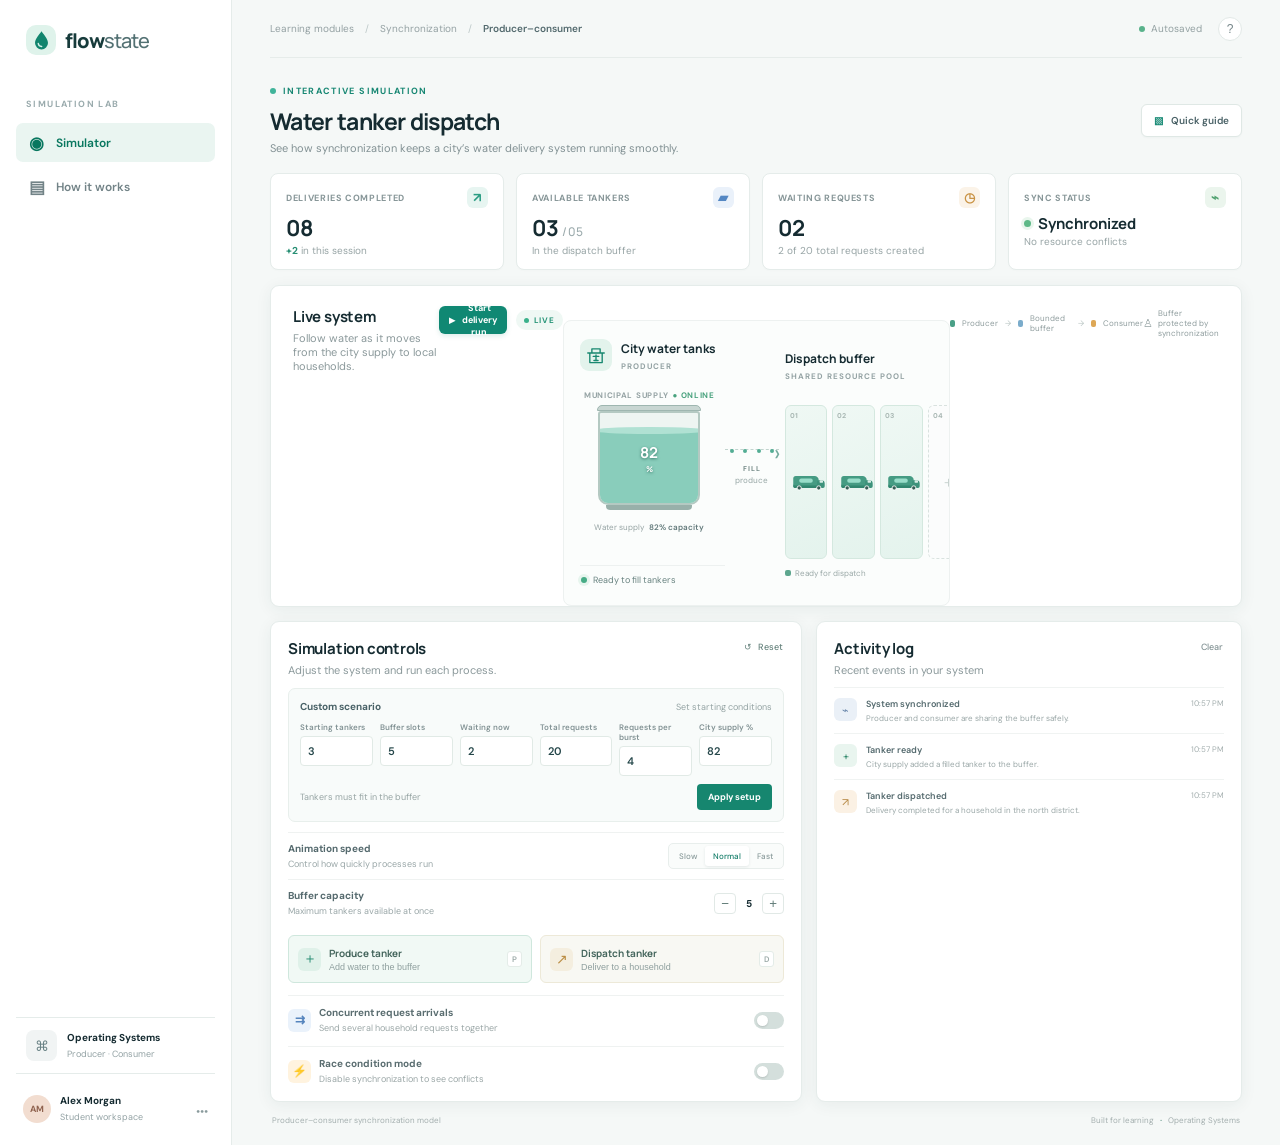
<file: index.html>
<!doctype html>
<html lang="en">
<head>
  <meta charset="UTF-8" />
  <meta name="viewport" content="width=device-width, initial-scale=1.0" />
  <meta name="theme-color" content="#f4f8f7" />
  <title>FlowState — Water Distribution Simulator</title>
  <link rel="preconnect" href="https://fonts.googleapis.com">
  <link rel="preconnect" href="https://fonts.gstatic.com" crossorigin>
  <link href="https://fonts.googleapis.com/css2?family=DM+Sans:wght@400;500;600;700&family=Manrope:wght@400;500;600;700;800&display=swap" rel="stylesheet">
  <link rel="stylesheet" href="styles.css" />
</head>
<body>
  <div class="app-shell">
    <aside class="sidebar">
      <a class="brand" href="#" aria-label="FlowState home"><span class="brand-mark"><svg viewBox="0 0 32 32" aria-hidden="true"><path d="M16 3C12.5 8.1 7 14.1 7 19.4A9 9 0 0 0 25 19.4C25 14.1 19.5 8.1 16 3Z" fill="currentColor"/><path d="M11.5 20.2a4.7 4.7 0 0 0 4.7 4.1" fill="none" stroke="#d7f3eb" stroke-linecap="round" stroke-width="2"/></svg></span><span>flow<span class="brand-light">state</span></span></a>
      <div class="workspace-label">SIMULATION LAB</div>
      <nav class="nav-list" aria-label="Main navigation">
        <a class="nav-item active" href="#simulator"><span class="nav-icon">◉</span> Simulator</a>
        <a class="nav-item" href="#how-it-works"><span class="nav-icon">▤</span> How it works</a>
      </nav>
      <div class="sidebar-bottom">
        <div class="course-card"><div class="course-icon">⌘</div><div><strong>Operating Systems</strong><span>Producer · Consumer</span></div></div>
        <div class="user-card"><div class="avatar">AM</div><div><strong>Alex Morgan</strong><span>Student workspace</span></div><span class="more">···</span></div>
      </div>
    </aside>

    <main class="main-content" id="simulator">
      <header class="topbar"><div class="breadcrumb">Learning modules <span>/</span> Synchronization <span>/</span> <b>Producer–consumer</b></div><div class="top-actions"><span class="saved"><i></i> Autosaved</span><button class="icon-button" aria-label="Help">?</button></div></header>
      <section class="page-heading"><div><div class="eyebrow"><span class="eyebrow-dot"></span> INTERACTIVE SIMULATION</div><h1>Water tanker dispatch</h1><p>See how synchronization keeps a city’s water delivery system running smoothly.</p></div><button class="guide-button" id="guideBtn"><span>▧</span> Quick guide</button></section>
      <section class="metrics" aria-label="Simulation metrics">
        <article class="metric-card"><div class="metric-top"><span>DELIVERIES COMPLETED</span><span class="metric-symbol aqua">↗</span></div><strong id="deliveriesMetric">08</strong><div class="metric-foot"><span class="positive">+2</span> in this session</div></article>
        <article class="metric-card"><div class="metric-top"><span>AVAILABLE TANKERS</span><span class="metric-symbol blue">▰</span></div><strong id="availableMetric">03 <small>/ 05</small></strong><div class="metric-foot">In the dispatch buffer</div></article>
        <article class="metric-card"><div class="metric-top"><span>WAITING REQUESTS</span><span class="metric-symbol amber">◷</span></div><strong id="waitingMetric">02</strong><div class="metric-foot" id="requestsFoot">2 of 20 total requests created</div></article>
        <article class="metric-card"><div class="metric-top"><span>SYNC STATUS</span><span class="metric-symbol green">⌁</span></div><strong class="status-value"><i class="status-dot" id="syncDot"></i><span id="syncMetric">Synchronized</span></strong><div class="metric-foot" id="syncFoot">No resource conflicts</div></article>
      </section>
      <section class="simulation-card">
        <div class="card-heading"><div><h2>Live system</h2><p>Follow water as it moves from the city supply to local households.</p></div><div class="live-controls"><button id="autoRunBtn" class="auto-run"><span class="play-symbol">▶</span><span id="autoRunLabel">Start delivery run</span></button><div class="live-pill"><span></span> LIVE</div></div>
        <div class="system-map" id="systemMap">
          <div class="endpoint producer"><div class="endpoint-head"><div class="endpoint-icon source-icon"><svg viewBox="0 0 32 32"><path d="M4 13h24M7 13v14h18V13M10 13V7h12v6M12 18h8M16 16v8" fill="none" stroke="currentColor" stroke-width="2" stroke-linecap="round" stroke-linejoin="round"/><path d="M13 24h6" stroke="currentColor" stroke-width="2" stroke-linecap="round"/></svg></div><div><h3>City water tanks</h3><span>PRODUCER</span></div></div><div class="tank-visual"><div class="tank-label">MUNICIPAL SUPPLY <span id="citySupplyStatus">● ONLINE</span></div><div class="water-tank"><div class="tank-cap"></div><div class="tank-body"><div class="water-level" id="waterLevel"><div class="wave"></div></div><div class="tank-volume" id="tankVolume">82<span>%</span></div></div><div class="tank-base"></div></div><div class="tank-caption">Water supply <strong id="tankCaption">82% capacity</strong></div></div><div class="endpoint-action"><span class="pulse-dot"></span><span id="producerStatus">Ready to fill tankers</span></div></div>
          <div class="flow-lane"><div class="flow-line"><div class="flow-dash"></div><div class="flow-dash"></div><div class="flow-dash"></div><div class="flow-dash"></div><span class="flow-arrow">›</span></div><div class="lane-label">FILL <span>produce</span></div><div class="moving-drop" id="movingDrop"><span class="moving-tank">▰</span></div></div>
          <div class="buffer-column"><div class="buffer-title"><div><h3>Dispatch buffer</h3><span>SHARED RESOURCE POOL</span></div><div class="buffer-capacity"><span id="bufferCount">3</span> / <span id="capacityLabel">5</span></div></div><div class="buffer-track"><div class="buffer-slot filled"><div class="mini-truck"><span class="truck-water"></span><span class="wheel left"></span><span class="wheel right"></span></div><span class="slot-number">01</span></div><div class="buffer-slot filled"><div class="mini-truck"><span class="truck-water"></span><span class="wheel left"></span><span class="wheel right"></span></div><span class="slot-number">02</span></div><div class="buffer-slot filled"><div class="mini-truck"><span class="truck-water"></span><span class="wheel left"></span><span class="wheel right"></span></div><span class="slot-number">03</span></div><div class="buffer-slot empty"><span class="slot-number">04</span><span class="empty-plus">＋</span></div><div class="buffer-slot empty"><span class="slot-number">05</span><span class="empty-plus">＋</span></div></div><div class="buffer-caption"><span><i class="legend-filled"></i> Ready for dispatch</span><span><i class="legend-empty"></i> Empty slot</span></div></div>
          <div class="flow-lane reverse"><div class="flow-line"><div class="flow-dash"></div><div class="flow-dash"></div><div class="flow-dash"></div><div class="flow-dash"></div><span class="flow-arrow">›</span></div><div class="lane-label">DISPATCH <span>consume</span></div><div class="moving-drop" id="movingDrop2"><span class="moving-tank">▰</span></div></div>
          <div class="endpoint consumer"><div class="endpoint-head"><div class="endpoint-icon people-icon"><svg viewBox="0 0 32 32"><circle cx="12" cy="10" r="4" fill="none" stroke="currentColor" stroke-width="2"/><circle cx="22" cy="12" r="3" fill="none" stroke="currentColor" stroke-width="2"/><path d="M4 26c.4-5 3.2-8 8-8s7.5 3 8 8M19 19c4.9-.7 7.9 1.7 9 5" fill="none" stroke="currentColor" stroke-width="2" stroke-linecap="round"/></svg></div><div><h3>Households</h3><span>CONSUMER</span></div></div><div class="households-visual"><div class="house-row"><div class="house"><span class="roof"></span><span class="house-body"><i></i><b></b></span></div><div class="house"><span class="roof"></span><span class="house-body"><i></i><b></b></span></div><div class="house"><span class="roof"></span><span class="house-body"><i></i><b></b></span></div></div><div class="request-count"><div class="avatars"><i>JD</i><i>SK</i><i>+</i></div><div class="request-stream" id="requestStream" aria-label="Waiting household requests"></div><strong id="requestLabel">2 requests</strong><span>awaiting delivery</span></div><div class="consumer-note"><span class="drop-small">●</span> Every delivery fills a household’s tank <button class="request-add" id="requestAdd">+ request</button></div></div><div class="endpoint-action consumer-action"><span class="pulse-dot amber-dot"></span><span id="consumerStatus">2 households in queue</span></div></div>
        </div>
        <div class="system-footer"><div class="legend-note"><span class="legend-producer"></span> Producer <span class="legend-connector">→</span><span class="legend-buffer"></span> Bounded buffer <span class="legend-connector">→</span><span class="legend-consumer"></span> Consumer</div><div class="lock-note"><span>♙</span> <span id="lockStatus">Buffer protected by synchronization</span></div></div>
      </section>
      <div class="lower-grid">
        <section class="control-card"><div class="section-title"><div><h2>Simulation controls</h2><p>Adjust the system and run each process.</p></div><button class="reset-button" id="resetBtn">↺ <span>Reset</span></button></div><div class="control-body"><div class="setup-panel"><div class="setup-heading"><strong>Custom scenario</strong><span>Set starting conditions</span></div><div class="setup-fields"><label>Starting tankers<input id="setupCount" type="number" min="0" max="8" value="3"></label><label>Buffer slots<input id="setupCapacity" type="number" min="1" max="8" value="5"></label><label>Waiting now<input id="setupRequests" type="number" min="0" max="99" value="2"></label><label>Total requests<input id="setupTotalRequests" type="number" min="0" max="99" value="20"></label><label>Requests per burst<input id="setupBurstSize" type="number" min="1" max="20" value="4"></label><label>City supply %<input id="setupSupply" type="number" min="0" max="100" value="82"></label></div><div class="setup-footer"><span>Tankers must fit in the buffer</span><button id="applySetup" class="apply-setup">Apply setup</button></div></div><div class="speed-row"><div><strong>Animation speed</strong><span>Control how quickly processes run</span></div><div class="speed-select"><button class="speed-option" data-speed="slow">Slow</button><button class="speed-option selected" data-speed="normal">Normal</button><button class="speed-option" data-speed="fast">Fast</button></div></div><div class="capacity-row"><div><strong>Buffer capacity</strong><span>Maximum tankers available at once</span></div><div class="capacity-control"><button id="capacityDown" aria-label="Decrease buffer capacity">−</button><span id="capacityValue">5</span><button id="capacityUp" aria-label="Increase buffer capacity">+</button></div></div><div class="control-buttons"><button class="run-button produce-button" id="produceBtn"><span class="button-icon">＋</span><span><strong>Produce tanker</strong><small>Add water to the buffer</small></span><kbd>P</kbd></button><button class="run-button consume-button" id="consumeBtn"><span class="button-icon">↗</span><span><strong>Dispatch tanker</strong><small>Deliver to a household</small></span><kbd>D</kbd></button></div><div class="race-toggle-row request-mode-row"><div class="race-copy"><span class="race-icon request-mode-icon">⇉</span><div><strong>Concurrent request arrivals</strong><span>Send several household requests together</span></div></div><label class="switch"><input type="checkbox" id="requestBurstToggle"><span class="slider"></span></label></div><div class="race-toggle-row"><div class="race-copy"><span class="race-icon">⚡</span><div><strong>Race condition mode</strong><span>Disable synchronization to see conflicts</span></div></div><label class="switch"><input type="checkbox" id="raceToggle"><span class="slider"></span></label></div></div></section>
        <section class="activity-card"><div class="section-title"><div><h2>Activity log</h2><p>Recent events in your system</p></div><button class="clear-button" id="clearLog">Clear</button></div><div class="activity-list" id="activityList"></div></section>
      </div>
      <footer class="page-footer"><span>Producer–consumer synchronization model</span><span>Built for learning <b>·</b> Operating Systems</span></footer>
    </main>
  </div>
  <div class="toast-region" id="toastRegion" aria-live="polite"></div>
  <dialog id="guideDialog"><div class="dialog-content"><button class="dialog-close" id="closeGuide" aria-label="Close">×</button><div class="eyebrow"><span class="eyebrow-dot"></span> QUICK GUIDE</div><h2>How the system works</h2><p class="dialog-intro">A city’s water supply produces filled tankers. Households consume them through delivery requests.</p><div class="guide-steps"><div><span>01</span><p><b>Producer</b><br>City water tanks fill delivery tankers and place them in the shared buffer.</p></div><div><span>02</span><p><b>Bounded buffer</b><br>The dispatch pool has limited capacity. It can become full or run empty.</p></div><div><span>03</span><p><b>Consumer</b><br>Household requests take a tanker from the buffer for delivery.</p></div><div><span>⇉</span><p><b>Concurrent requests</b><br>Enable request arrivals to send several household requests into the queue together.</p></div><div><span>⚡</span><p><b>Race condition</b><br>Turn off synchronization and run both processes to see how concurrent access can cause conflicts.</p></div></div><button class="primary-dialog-button" id="gotIt">Got it</button></div></dialog>
  <script src="app.js"></script>
</body>
</html>
</file>
<file: styles.css>
:root{--ink:#152b31;--muted:#75868a;--line:#e5ecea;--paper:#f5f8f7;--white:#fff;--teal:#0e8f79;--teal-dark:#08745f;--mint:#e7f5f1;--blue:#4d83c4;--amber:#c98732;--shadow:0 3px 16px #183c3910}*{box-sizing:border-box}body{margin:0;background:var(--paper);color:var(--ink);font-family:'DM Sans',sans-serif;font-size:13px}.app-shell{min-height:100vh;display:flex}.sidebar{width:232px;background:#fff;border-right:1px solid var(--line);padding:25px 16px 16px;display:flex;flex-direction:column;flex-shrink:0}.brand{display:flex;align-items:center;gap:9px;text-decoration:none;color:#173b3b;font:800 20px Manrope,sans-serif;letter-spacing:-1px;padding:0 10px}.brand-mark{width:30px;height:30px;background:#dff3eb;color:#12856e;border-radius:10px;display:grid;place-items:center}.brand-mark svg{width:23px}.brand-light{font-weight:500;color:#537173}.workspace-label{margin:43px 10px 13px;font-size:9px;letter-spacing:1.4px;font-weight:700;color:#9aabad}.nav-list{display:grid;gap:5px}.nav-item{height:39px;padding:0 12px;display:flex;align-items:center;gap:11px;text-decoration:none;border-radius:7px;color:#728387;font-size:12px;font-weight:600}.nav-item.active{background:#eaf5f1;color:#08775f}.nav-icon{font-size:17px;width:17px;text-align:center}.sidebar-bottom{margin-top:auto}.course-card{display:flex;align-items:center;gap:10px;padding:12px 10px;border-top:1px solid var(--line);border-bottom:1px solid var(--line);margin-bottom:14px}.course-icon{width:31px;height:31px;border-radius:8px;background:#f1f4f4;color:#688184;display:grid;place-items:center}.course-card strong,.user-card strong{display:block;font-size:10px}.course-card span,.user-card span{display:block;color:#93a2a4;font-size:9px;margin-top:4px}.user-card{display:flex;align-items:center;gap:9px;padding:6px 7px}.avatar{height:28px;width:28px;border-radius:50%;background:#f2ddd0;color:#90634f;display:grid;place-items:center;font-weight:700;font-size:9px}.user-card .more{margin-left:auto;font-weight:700;font-size:17px;color:#899a9c}.main-content{max-width:1500px;width:calc(100% - 232px);margin:0 auto;padding:0 38px 20px}.topbar{height:58px;border-bottom:1px solid #e6ecea;display:flex;align-items:center;justify-content:space-between}.breadcrumb{color:#94a1a3;font-size:10px}.breadcrumb span{margin:0 8px;color:#bdc8c8}.breadcrumb b{font-weight:600;color:#52696d}.top-actions{display:flex;align-items:center;gap:16px}.saved{color:#93a1a2;font-size:10px;display:flex;align-items:center;gap:6px}.saved i{width:6px;height:6px;border-radius:100%;background:#59b28b}.icon-button{height:24px;width:24px;border:1px solid #e2e9e7;border-radius:50%;background:#fff;color:#758689;font-size:12px}.page-heading{padding:27px 0 18px;display:flex;justify-content:space-between;align-items:center}.eyebrow{color:#178773;font-size:9px;font-weight:700;letter-spacing:1.35px;display:flex;align-items:center;gap:7px}.eyebrow-dot{height:6px;width:6px;border-radius:50%;background:#40b49a}.page-heading h1{font:700 23px Manrope,sans-serif;letter-spacing:-.65px;margin:8px 0 4px}.page-heading p{margin:0;color:#829194;font-size:11px}.guide-button{border:1px solid #dfe8e5;background:#fff;border-radius:6px;padding:9px 12px;color:#496166;font:600 10px 'DM Sans';box-shadow:0 1px 2px #133a3808}.guide-button span{margin-right:6px;color:#188a75}.metrics{display:grid;grid-template-columns:repeat(4,1fr);gap:12px;margin-bottom:15px}.metric-card{height:97px;background:#fff;border:1px solid var(--line);border-radius:8px;padding:13px 15px;box-shadow:0 1px 2px #15393504}.metric-top{display:flex;justify-content:space-between;align-items:center;color:#879698;font-size:8px;font-weight:700;letter-spacing:.65px}.metric-symbol{width:21px;height:21px;border-radius:6px;display:grid;place-items:center;font-size:13px}.aqua{background:#e7f5f1;color:#2b9d83}.blue{background:#eaf1fa;color:#5487c3}.amber{background:#fbf3e8;color:#c99243}.green{background:#ebf5ed;color:#52a271}.metric-card>strong{display:block;font:700 20px Manrope,sans-serif;letter-spacing:-.4px;margin:5px 0 1px}.metric-card>strong small{font-size:12px;color:#9cabad;font-weight:500}.metric-foot{font-size:9px;color:#97a4a5}.positive{color:#268e73;font-weight:700}.status-value{display:flex!important;align-items:center;gap:7px;font-size:14px!important;letter-spacing:0!important}.status-dot{width:7px;height:7px;background:#5db987;border-radius:50%;box-shadow:0 0 0 3px #e9f6ed}.simulation-card,.control-card,.activity-card{background:#fff;border:1px solid var(--line);border-radius:9px;box-shadow:var(--shadow)}.simulation-card{padding:17px 18px 0}.card-heading{display:flex;align-items:flex-start;justify-content:space-between}.card-heading h2,.section-title h2{font:700 14px Manrope,sans-serif;margin:0;letter-spacing:-.2px}.card-heading p,.section-title p{color:#8b999b;font-size:10px;margin:4px 0 0}.live-pill{font-size:8px;letter-spacing:.8px;font-weight:700;color:#269477;background:#eff8f4;border-radius:15px;padding:5px 8px;display:flex;align-items:center;gap:5px}.live-pill span{width:5px;height:5px;background:#3ab18b;border-radius:50%}.system-map{height:222px;margin:14px 0 0;background:#fbfdfc;border:1px solid #edf1f0;border-radius:8px;display:grid;grid-template-columns:minmax(145px,1.03fr) minmax(54px,.45fr) minmax(245px,1.55fr) minmax(54px,.45fr) minmax(150px,1.03fr);align-items:stretch;padding:14px 12px;position:relative;overflow:hidden}.endpoint{min-width:0;display:flex;flex-direction:column;position:relative;z-index:1}.endpoint-head{display:flex;align-items:center;gap:9px}.endpoint-icon{width:32px;height:32px;border-radius:9px;display:grid;place-items:center}.endpoint-icon svg{height:22px;width:22px}.source-icon{background:#e3f3ec;color:#198870}.people-icon{background:#faf0e3;color:#c18b3f}.endpoint-head h3,.buffer-title h3{margin:0;font:700 11px Manrope,sans-serif;white-space:nowrap}.endpoint-head div:nth-child(2)>span,.buffer-title div>span{display:block;font-size:7px;letter-spacing:1px;font-weight:700;color:#94a3a4;margin-top:4px}.tank-visual{padding:13px 10px 0 4px}.tank-label{display:flex;justify-content:space-between;font-size:6px;letter-spacing:.7px;color:#95a3a4;font-weight:700}.tank-label span{color:#49a27e}.water-tank{height:91px;width:91px;position:relative;margin:5px auto 0}.tank-cap{height:6px;background:#c8d6d2;border:1px solid #9eb6b0;border-radius:5px 5px 0 0;width:88px;margin:auto}.tank-body{height:76px;width:86px;background:#eef5f2;border:2px solid #b4c9c2;border-radius:3px 3px 10px 10px;overflow:hidden;position:relative;margin:auto}.water-level{position:absolute;bottom:0;left:0;right:0;height:72%;background:#70c4ad;opacity:.8}.wave{height:7px;position:absolute;top:-2px;left:-10%;width:120%;border-radius:50%;background:#a0ddcb;animation:wave 2.8s ease-in-out infinite alternate}.tank-volume{position:absolute;z-index:1;inset:0;display:grid;place-content:center;text-align:center;font:700 15px Manrope;color:#fff;text-shadow:0 1px 3px #397a6a}.tank-volume span{font-size:8px}.tank-base{height:5px;width:72px;background:#98b0aa;border-radius:0 0 4px 4px;margin:0 auto}.tank-caption{text-align:center;font-size:8px;color:#95a3a3;margin-top:5px}.tank-caption strong{color:#62797a;font-weight:600;margin-left:3px}.endpoint-action{margin-top:auto;border-top:1px solid #edf1f0;padding:8px 1px 1px;display:flex;align-items:center;gap:6px;font-size:8px;color:#698380}.pulse-dot{height:6px;width:6px;border-radius:50%;background:#47ac86;box-shadow:0 0 0 3px #e7f5ee;flex-shrink:0}.flow-lane{display:flex;flex-direction:column;justify-content:center;align-items:center;position:relative;padding-top:8px}.flow-line{height:2px;width:calc(100% - 2px);border-top:1px dashed #c1d4ce;position:relative;display:flex;justify-content:space-around;align-items:center}.flow-dash{height:4px;width:4px;border-radius:50%;background:#53ad94}.flow-arrow{position:absolute;right:-1px;top:-12px;color:#72aa9c;font-size:23px}.lane-label{margin-top:13px;text-align:center;font-size:6px;letter-spacing:.7px;font-weight:700;color:#738987}.lane-label span{display:block;color:#a2b0af;font-size:7px;font-weight:500;letter-spacing:0;margin-top:2px}.moving-drop{display:none;position:absolute;z-index:4;top:calc(50% - 17px);height:12px;width:12px;background:#27a586;border-radius:50% 50% 50% 2px;transform:rotate(-45deg);box-shadow:0 1px 5px #18856a55}.flow-lane.animating .moving-drop{display:block;animation:travel 1s ease-in-out both}.flow-lane.reverse.animating .moving-drop{animation:travelBack 1s ease-in-out both}.buffer-column{padding:0 6px;display:flex;flex-direction:column;min-width:0}.buffer-title{display:flex;align-items:center;justify-content:space-between}.buffer-capacity{padding:4px 7px;background:#eff5f3;color:#708684;border-radius:5px;font:700 10px Manrope}.buffer-capacity span:first-child{color:#14856f}.buffer-track{height:117px;display:grid;grid-template-columns:repeat(var(--slot-count,5),minmax(0,1fr));gap:5px;margin:11px 0 7px;align-items:stretch}.buffer-slot{position:relative;border-radius:6px;background:#eef7f3;border:1px solid #d4e8df;display:grid;place-items:center;transition:transform .2s,background .2s}.buffer-slot.filled{background:linear-gradient(155deg,#eff8f4,#e4f3ed)}.buffer-slot.empty{border-style:dashed;border-color:#d9e2df;background:#fbfcfc}.buffer-slot .slot-number{position:absolute;top:5px;left:6px;font-size:7px;color:#a6b5b1;font-weight:700}.empty-plus{color:#c7d2cf;font-size:15px;font-weight:300}.mini-truck{position:relative;width:30px;height:14px;background:#459b83;border-radius:3px 5px 2px 2px;box-shadow:inset 0 -3px 0 #31866f}.mini-truck:before{content:'';position:absolute;right:-7px;bottom:0;width:9px;height:9px;background:#3d927b;border-radius:2px 4px 2px 1px}.mini-truck:after{content:'';position:absolute;right:-5px;bottom:6px;width:4px;height:3px;background:#d9eee7;border-radius:1px}.truck-water{position:absolute;top:3px;left:7px;width:16px;height:5px;background:#98ddc9;border-radius:4px}.wheel{position:absolute;z-index:1;bottom:-3px;width:6px;height:6px;border-radius:50%;background:#375e56;border:1px solid #fff}.wheel.left{left:4px}.wheel.right{right:-3px}.buffer-slot.pop{animation:pop .38s ease}.buffer-caption{display:flex;justify-content:space-between;color:#9aa8a7;font-size:7px}.buffer-caption span{display:flex;align-items:center;gap:4px}.legend-filled,.legend-empty{height:6px;width:6px;border-radius:2px;display:inline-block;background:#5da68e}.legend-empty{background:#fff;border:1px solid #cbd7d3}.households-visual{padding:19px 2px 0}.house-row{height:57px;display:flex;justify-content:center;align-items:flex-end;gap:9px;border-bottom:1px solid #e9efec}.house{position:relative;width:31px;height:28px}.roof{position:absolute;left:1px;top:0;border-left:15px solid transparent;border-right:15px solid transparent;border-bottom:13px solid #d69b64}.house-body{position:absolute;top:12px;left:4px;width:23px;height:16px;background:#f1e2ce;border:1px solid #ddc9ac}.house-body i,.house-body b{position:absolute;bottom:0;left:4px;width:5px;height:8px;background:#a7c5b9}.house-body b{left:13px;height:6px;background:#d4ac79}.request-count{display:flex;align-items:center;gap:5px;margin-top:9px;font-size:8px}.request-count strong{color:#607579;font-size:8px;white-space:nowrap}.request-count>span{color:#a0acab;font-size:7px;white-space:nowrap}.avatars{display:flex;padding-left:1px}.avatars i{font-style:normal;height:17px;width:17px;border:1px solid white;border-radius:50%;background:#e5c8b6;color:#836251;font-size:5px;display:grid;place-items:center;margin-left:-2px}.avatars i:nth-child(2){background:#cee0d4;color:#557363}.avatars i:nth-child(3){background:#f0eee8;color:#788885}.consumer-note{margin-top:8px;color:#95a3a2;font-size:7px;white-space:nowrap}.drop-small{color:#e0aa5d;margin-right:3px}.consumer-action{color:#98866b}.amber-dot{background:#d6a454;box-shadow:0 0 0 3px #fbf4e9}.system-footer{height:34px;display:flex;align-items:center;justify-content:space-between;color:#8e9c9d;font-size:8px}.legend-note{display:flex;align-items:center;gap:7px}.legend-producer,.legend-buffer,.legend-consumer{height:7px;width:7px;border-radius:2px;background:#4aa087}.legend-buffer{background:#7baccb}.legend-consumer{background:#dda756}.legend-connector{color:#bac6c4}.lock-note{display:flex;align-items:center;gap:5px}.lock-note>span:first-child{font-size:11px}.lower-grid{display:grid;grid-template-columns:1.25fr 1fr;gap:14px;margin-top:14px}.control-card,.activity-card{padding:16px 17px}.section-title{display:flex;justify-content:space-between;align-items:flex-start}.section-title p{font-size:9px}.reset-button,.clear-button{border:0;background:transparent;color:#819193;font:500 9px 'DM Sans';padding:3px 1px;cursor:pointer}.reset-button{color:#64817b}.reset-button span{margin-left:4px}.control-body{margin-top:11px}.speed-row,.capacity-row{display:flex;justify-content:space-between;align-items:center;padding:9px 0;border-top:1px solid #eff2f1}.speed-row>div:first-child strong,.capacity-row>div:first-child strong{display:block;font-size:9px;color:#556a6e}.speed-row>div:first-child span,.capacity-row>div:first-child span{display:block;font-size:8px;color:#9aa7a8;margin-top:3px}.speed-select{display:flex;padding:2px;border:1px solid #e8eeec;border-radius:5px;background:#fafcfb}.speed-option{border:0;background:transparent;border-radius:3px;padding:5px 8px;font:500 8px 'DM Sans';color:#899a9a;cursor:pointer}.speed-option.selected{background:white;color:#147d69;box-shadow:0 1px 3px #153d361a}.capacity-control{display:flex;align-items:center;gap:9px}.capacity-control button{height:21px;width:22px;background:#fff;border:1px solid #e1e9e6;border-radius:4px;color:#607b77;cursor:pointer}.capacity-control span{font-size:10px;font-weight:700;min-width:8px;text-align:center}.control-buttons{display:grid;grid-template-columns:1fr 1fr;gap:8px;margin-top:9px}.run-button{height:48px;border:1px solid #cfe7dd;background:#f1f9f5;border-radius:6px;display:flex;align-items:center;gap:8px;text-align:left;padding:0 9px;cursor:pointer;transition:transform .15s,box-shadow .15s}.run-button:hover{transform:translateY(-1px);box-shadow:0 3px 9px #1f88631b}.run-button:active{transform:scale(.98)}.consume-button{background:#f8f8f3;border-color:#ede9d8}.button-icon{height:23px;width:23px;display:grid;place-items:center;background:#dff1e9;border-radius:6px;color:#21896f;font-size:14px}.consume-button .button-icon{background:#f4eedf;color:#ba8c42}.run-button strong{display:block;font:700 9px Manrope;color:#45665d}.run-button small{display:block;color:#8e9f9e;font-size:7px;margin-top:2px}.run-button kbd{margin-left:auto;color:#9caaa8;font:600 8px 'DM Sans';background:#fff;border:1px solid #e4ece8;border-radius:3px;padding:2px 4px}.race-toggle-row{margin-top:12px;padding:10px 0 0;border-top:1px solid #eff2f1;display:flex;align-items:center;justify-content:space-between}.race-copy{display:flex;align-items:center;gap:8px}.race-icon{width:23px;height:23px;border-radius:6px;background:#fff3df;color:#d19636;display:grid;place-items:center;font-size:12px}.race-copy strong{display:block;font-size:9px;color:#5a6d70}.race-copy span:last-child{display:block;font-size:8px;color:#9ba7a7;margin-top:3px}.switch{position:relative;display:inline-block;width:30px;height:17px}.switch input{opacity:0;width:0;height:0}.slider{position:absolute;cursor:pointer;inset:0;border-radius:20px;background:#d4dfdc;transition:.2s}.slider:before{position:absolute;content:'';height:11px;width:11px;left:3px;bottom:3px;border-radius:50%;background:#fff;transition:.2s;box-shadow:0 1px 2px #0002}.switch input:checked+.slider{background:#e4a747}.switch input:checked+.slider:before{transform:translateX(13px)}.activity-list{margin-top:10px;display:flex;flex-direction:column}.activity-item{display:flex;gap:9px;padding:10px 0;border-top:1px solid #f0f3f2;align-items:flex-start}.activity-icon{height:23px;width:23px;display:grid;place-items:center;border-radius:6px;background:#e9f5ef;color:#328a6c;font-size:11px;flex-shrink:0}.activity-icon.consumed{background:#fbf1e4;color:#b68843}.activity-icon.warning{background:#fff0ed;color:#d06d56}.activity-text{flex:1;min-width:0}.activity-text strong{display:block;font-size:8px;color:#53696d;font-weight:600}.activity-text span{display:block;font-size:7px;color:#9aa7a7;margin-top:3px}.activity-time{font-size:7px;color:#a3aeae;white-space:nowrap}.activity-empty{padding:24px 0;text-align:center;color:#a0adad;font-size:9px}.page-footer{padding:13px 2px 0;display:flex;justify-content:space-between;font-size:8px;color:#a3aeae}.page-footer b{color:#6e9f90;margin:0 4px}.toast-region{position:fixed;right:22px;bottom:20px;display:grid;gap:8px;z-index:20}.toast{background:#173c37;color:#fff;box-shadow:0 6px 20px #102d2b30;border-radius:7px;padding:11px 14px;font-size:10px;min-width:220px;animation:toastin .25s ease}.toast.warning-toast{background:#7b493a}.toast b{color:#bce7d5}.toast small{display:block;color:#c2d2cc;margin-top:4px}.dialog-content{width:min(460px,calc(100vw - 32px));padding:29px}.dialog-content h2{font:700 21px Manrope;margin:10px 0 6px}.dialog-intro{color:#758689;font-size:11px;line-height:1.6}.guide-steps{margin:20px 0}.guide-steps>div{display:flex;gap:12px;padding:10px 0;border-top:1px solid #edf1ef}.guide-steps>div>span{height:24px;width:24px;display:grid;place-items:center;flex-shrink:0;border-radius:7px;background:#e8f5f0;color:#16836e;font-size:9px;font-weight:700}.guide-steps p{margin:0;color:#78888b;font-size:10px;line-height:1.55}.guide-steps b{color:#344e52}.primary-dialog-button{width:100%;border:0;background:#0f8973;border-radius:6px;padding:10px;color:white;font:600 10px 'DM Sans';cursor:pointer}.dialog-close{position:absolute;right:17px;top:12px;border:0;background:transparent;font-size:22px;color:#90a09f;cursor:pointer}dialog{border:0;border-radius:11px;padding:0;box-shadow:0 20px 70px #16393633;color:var(--ink)}dialog::backdrop{background:#12353155;backdrop-filter:blur(2px)}@keyframes wave{from{transform:translateX(-5%)}to{transform:translateX(7%)}}@keyframes pop{50%{transform:scale(1.07);background:#d3f0e5}}@keyframes travel{0%{left:0;opacity:0}15%{opacity:1}85%{opacity:1}100%{left:calc(100% - 12px);opacity:0}}@keyframes travelBack{0%{right:0;opacity:0}15%{opacity:1}85%{opacity:1}100%{right:calc(100% - 12px);opacity:0}}@keyframes toastin{from{opacity:0;transform:translateY(8px)}to{opacity:1;transform:translateY(0)}}.race-active .simulation-card{box-shadow:0 0 0 1px #e9c78e,var(--shadow)}.race-active .lock-note{color:#be8332}.race-active .lock-note>span:first-child{color:#d5953c}.blocked{filter:saturate(.7)}.is-busy{pointer-events:none;opacity:.65}.buffer-slot.newest{outline:2px solid #5db397;outline-offset:1px}@media(max-width:1100px){.main-content{padding:0 22px 18px}.sidebar{width:200px}.main-content{width:calc(100% - 200px)}.system-map{grid-template-columns:minmax(122px,.9fr) minmax(38px,.34fr) minmax(210px,1.5fr) minmax(38px,.34fr) minmax(128px,.9fr);padding:12px 8px}.households-visual{padding-left:0}.request-count{gap:3px}}@media(max-width:850px){.sidebar{width:62px;padding:20px 8px}.brand{padding:0 7px}.brand>span:last-child,.workspace-label,.nav-item:not(.active),.nav-item.active{font-size:0}.nav-item{justify-content:center;padding:0}.nav-icon{font-size:18px}.sidebar-bottom{display:none}.main-content{width:calc(100% - 62px);padding:0 16px}.system-map{grid-template-columns:minmax(110px,.85fr) 38px minmax(190px,1.5fr) 38px minmax(120px,.85fr)}.endpoint-head h3{font-size:10px}.metrics{gap:7px}.metric-card{padding:12px 10px}}@media(max-width:680px){.main-content{padding:0 12px 18px}.topbar{height:48px}.breadcrumb{font-size:8px}.breadcrumb span{margin:0 3px}.saved{display:none}.page-heading{padding:21px 0 15px;align-items:flex-start}.page-heading h1{font-size:20px}.page-heading p{max-width:285px;line-height:1.5}.guide-button{padding:8px;font-size:0}.guide-button span{font-size:13px;margin:0}.metrics{grid-template-columns:repeat(2,1fr)}.metric-card{height:88px}.simulation-card{padding:14px 11px 0}.system-map{height:auto;min-height:380px;grid-template-columns:1fr 52px 1fr;grid-template-rows:190px 160px;gap:0;padding:13px 9px}.producer{grid-column:1;grid-row:1}.flow-lane:not(.reverse){grid-column:2;grid-row:1}.buffer-column{grid-column:1/4;grid-row:2;padding:7px 5px 0}.reverse{grid-column:2;grid-row:1;transform:translateY(63px)}.consumer{grid-column:3;grid-row:1}.flow-lane:not(.reverse){align-self:center}.reverse{align-self:center}.buffer-track{height:83px;margin:8px 0}.tank-visual{padding-top:12px}.water-tank{height:82px}.tank-body{height:68px}.endpoint-action{font-size:7px}.households-visual{padding-top:18px}.house-row{height:53px}.request-count{flex-wrap:wrap}.request-count>span{display:none}.consumer-note{font-size:6px}.system-footer{height:auto;min-height:37px;gap:5px;font-size:7px}.legend-note{gap:4px}.lock-note{max-width:110px;text-align:right}.lower-grid{grid-template-columns:1fr;gap:10px;margin-top:10px}.control-card,.activity-card{padding:14px}.activity-list{max-height:220px;overflow:auto}.page-footer{font-size:7px}.page-footer span:last-child{display:none}}@media(prefers-reduced-motion:reduce){*,*::before,*::after{animation-duration:.01ms!important;animation-iteration-count:1!important;scroll-behavior:auto!important}}
.buffer-slot.hidden-slot{visibility:hidden}.risk-value{color:#b37b2d!important}.activity-icon.system{background:#eaf0f7;color:#6483a8}
.request-add{border:1px solid #e7ede9;background:#fff;border-radius:4px;padding:2px 4px;color:#16836e;font:600 7px 'DM Sans';cursor:pointer;margin-left:3px;white-space:nowrap}.request-add:hover{background:#e9f5ef}
.live-controls{display:flex;align-items:center;gap:9px}.auto-run{height:28px;border:0;border-radius:6px;background:#108873;color:white;padding:0 10px;display:flex;align-items:center;gap:7px;font:700 9px 'DM Sans';cursor:pointer;box-shadow:0 2px 5px #14886f26;transition:background .2s,transform .15s}.auto-run:hover{background:#08725e;transform:translateY(-1px)}.auto-run.running{background:#f6f1e7;color:#987334;box-shadow:none}.play-symbol{font-size:8px}.flow-lane{overflow:visible}.flow-line{min-width:100%}.moving-drop{width:32px;height:22px;top:calc(50% - 20px);border-radius:3px 5px 4px 4px;background:#258e75;transform:none;box-shadow:0 3px 5px #165c4c30;display:none;place-items:center}.moving-drop:before{content:'';position:absolute;right:-8px;bottom:1px;width:9px;height:12px;border-radius:2px 4px 2px 2px;background:#258e75}.moving-drop:after{content:'';position:absolute;left:5px;bottom:-3px;width:6px;height:6px;border:1px solid white;border-radius:50%;background:#294b43;box-shadow:18px 0 0 -1px #294b43,18px 0 0 0 white}.moving-tank{position:relative;z-index:1;font-size:12px;color:#b5ead8;text-align:center;line-height:17px}.flow-lane.animating .moving-drop{display:grid;animation:truckTravel 1.2s cubic-bezier(.4,0,.2,1) both}.flow-lane.reverse.animating .moving-drop{animation:truckTravelBack 1.2s cubic-bezier(.4,0,.2,1) both}.flow-line .flow-dash{animation:dashGlow 1.1s ease-in-out infinite alternate}.system-map.run-active .flow-lane .flow-dash{background:#39b893;box-shadow:0 0 7px #67cdb0;animation-duration:.45s}.system-map.run-active .water-level{animation:waterPulse 1.6s ease-in-out infinite alternate}.system-map.run-active .endpoint-action .pulse-dot{animation:ping .9s infinite}.system-map.run-active .buffer-slot.filled{animation:slotGlow 1.5s ease-in-out infinite alternate}.system-map.run-active .buffer-slot.filled:nth-child(2){animation-delay:.25s}.system-map.run-active .buffer-slot.filled:nth-child(3){animation-delay:.5s}.race-active .system-map{background:linear-gradient(120deg,#fffdf9,#fff8ed)}@keyframes truckTravel{0%{left:0;opacity:0}10%{opacity:1}85%{opacity:1}100%{left:calc(100% - 32px);opacity:0}}@keyframes truckTravelBack{0%{right:0;opacity:0}10%{opacity:1}85%{opacity:1}100%{right:calc(100% - 32px);opacity:0}}@keyframes dashGlow{from{opacity:.45}to{opacity:1}}@keyframes waterPulse{from{height:68%}to{height:74%}}@keyframes ping{50%{box-shadow:0 0 0 5px #e7f5ee}}@keyframes slotGlow{from{box-shadow:0 0 0 #76c6a500}to{box-shadow:0 0 11px #76c6a533}}@media(prefers-reduced-motion:reduce){.flow-lane.animating .moving-drop{animation-duration:1.2s!important}.system-map.run-active .flow-lane .flow-dash{animation-duration:.7s!important}}
@media(max-width:680px){.live-controls{gap:5px}.auto-run{height:26px;padding:0 7px;font-size:8px}.live-pill{font-size:7px}.moving-drop{top:calc(50% - 18px)}}
.setup-panel{padding:11px;background:#f8fbfa;border:1px solid #e8efec;border-radius:7px;margin:10px 0}.setup-heading{display:flex;justify-content:space-between;align-items:center;margin-bottom:9px}.setup-heading strong{font-size:9px;color:#496267}.setup-heading span{font-size:8px;color:#95a4a4}.setup-fields{display:grid;grid-template-columns:repeat(4,minmax(0,1fr));gap:7px}.setup-fields label{display:block;min-width:0;color:#829294;font-size:7px;font-weight:600}.setup-fields input{width:100%;height:27px;margin-top:4px;padding:0 7px;border:1px solid #e1eae6;border-radius:4px;background:#fff;color:#25474a;font:600 10px 'DM Sans';outline:none}.setup-fields input:focus{border-color:#4aab91;box-shadow:0 0 0 2px #4aab9122}.setup-footer{margin-top:8px;display:flex;align-items:center;justify-content:space-between;gap:8px}.setup-footer span{font-size:7px;color:#97a5a4}.apply-setup{border:0;border-radius:4px;background:#16866f;color:#fff;padding:6px 10px;font:700 8px 'DM Sans';cursor:pointer}.apply-setup:hover{background:#0c725e}.buffer-track{grid-template-columns:repeat(var(--slot-count,5),minmax(0,1fr))}.buffer-slot{min-width:0}.buffer-slot .slot-number{left:4px}.buffer-slot .mini-truck{transform:scale(.85)}@media(max-width:850px){.setup-fields{grid-template-columns:repeat(2,minmax(0,1fr))}}@media(max-width:680px){.setup-panel{padding:9px}.setup-fields{grid-template-columns:repeat(4,minmax(0,1fr));gap:4px}.setup-fields label{font-size:6px}.setup-fields input{padding:0 4px}.buffer-track{gap:3px}.buffer-slot .mini-truck{transform:scale(.72)}.buffer-slot .slot-number{font-size:6px;left:3px}}
/* Larger simulation canvas and clearer status text */
body{font-size:14px}.main-content{max-width:1600px}.simulation-card{padding:20px 22px 0}.system-map{height:286px;padding:18px 16px}.tank-visual{padding-top:19px}.water-tank{width:108px;height:112px}.tank-cap{width:104px}.tank-body{width:102px;height:94px}.tank-base{width:86px}.tank-caption,.tank-label{font-size:8px}.buffer-track{height:154px;margin:14px 0 9px}.buffer-caption{font-size:8px}.households-visual{padding-top:24px}.house-row{height:68px}.house{transform:scale(1.12)}.endpoint-head h3,.buffer-title h3{font-size:12px}.endpoint-head div:nth-child(2)>span,.buffer-title div>span{font-size:8px}.endpoint-action{font-size:9px}.lane-label{font-size:7px}.lane-label span{font-size:8px}.card-heading h2,.section-title h2{font-size:15px}.card-heading p,.section-title p{font-size:11px}.metric-top{font-size:9px}.metric-card>strong{font-size:22px}.metric-foot{font-size:10px}.status-value{font-size:15px!important}.run-button strong,.race-copy strong,.speed-row>div:first-child strong,.capacity-row>div:first-child strong{font-size:10px}.run-button small,.race-copy span:last-child,.speed-row>div:first-child span,.capacity-row>div:first-child span{font-size:9px}.activity-text strong{font-size:9px}.activity-text span,.activity-time{font-size:8px}.setup-fields label{font-size:8px}.setup-fields input{height:30px;font-size:11px}.setup-heading strong{font-size:10px}.setup-heading span,.setup-footer span{font-size:9px}.apply-setup{font-size:9px;padding:7px 11px}.race-active .status-value,.race-active #syncMetric,.race-active #syncFoot,.race-active .lock-note,.race-active .lock-note>span:first-child{color:#c62828!important}.race-active .status-dot{background:#dc3b3b!important;box-shadow:0 0 0 3px #ffe6e6}.race-active .lock-note{font-weight:700}.low-supply #citySupplyStatus,.low-supply #producerStatus{color:#c62828!important;font-weight:700}.low-supply #tankCaption{color:#c62828!important}.low-supply .status-value{color:#c62828}.low-supply .water-level{background:#dc6262}.low-supply .wave{background:#f1a3a3}.race-active .live-pill{background:#fff0f0;color:#bf2828}.race-active .live-pill span{background:#d33}.race-active .race-icon{background:#ffe9e9;color:#c62828}
@media(max-width:680px){.simulation-card{padding:15px 11px 0}.system-map{height:auto;min-height:410px;padding:13px 9px}.buffer-track{height:105px;margin:9px 0}.water-tank{height:86px;width:94px}.tank-cap{width:90px}.tank-body{width:88px;height:70px}.tank-base{width:75px}.house-row{height:57px}.house{transform:scale(1)}.endpoint-head h3,.buffer-title h3{font-size:10px}.endpoint-action{font-size:7px}.metric-top{font-size:8px}.metric-card>strong{font-size:20px}.activity-text strong{font-size:8px}.activity-text span,.activity-time{font-size:7px}}
.setup-fields{grid-template-columns:repeat(5,minmax(0,1fr))}.request-add:disabled{opacity:.42;cursor:not-allowed}
@media(max-width:850px){.setup-fields{grid-template-columns:repeat(3,minmax(0,1fr))}}
@media(max-width:680px){.setup-fields{grid-template-columns:repeat(3,minmax(0,1fr))}}
.setup-fields{grid-template-columns:repeat(6,minmax(0,1fr))}.request-mode-icon{background:#eaf2fb;color:#5584bd;font-weight:700}.request-mode-row:has(input:checked) .request-mode-icon{background:#e1edfb;color:#3f71ad}.request-stream{display:flex;align-items:center;gap:2px;min-height:14px;max-width:54px;overflow:hidden}.request-token{font-size:13px;line-height:10px;color:#d19743;text-shadow:0 0 4px #efc98666;animation:tokenIn .35s ease both}.request-stream b{font-size:7px;color:#b28036;white-space:nowrap}.consumer.arrival-burst .house{animation:houseArrival .6s ease both}.consumer.arrival-burst .house:nth-child(2){animation-delay:.09s}.consumer.arrival-burst .house:nth-child(3){animation-delay:.18s}.consumer.arrival-burst .request-token{animation:tokenIn .45s cubic-bezier(.18,.8,.25,1.3) both}.consumer.arrival-burst .request-token:nth-child(2){animation-delay:.08s}.consumer.arrival-burst .request-token:nth-child(3){animation-delay:.16s}.consumer.arrival-burst .request-token:nth-child(4){animation-delay:.24s}.consumer.arrival-burst .request-token:nth-child(5){animation-delay:.32s}.consumer.arrival-burst .avatars{filter:drop-shadow(0 0 5px #e0aa5d)}@keyframes houseArrival{0%{transform:scale(.78) translateY(7px);opacity:.5}70%{transform:scale(1.2) translateY(-2px)}100%{transform:scale(1.12);opacity:1}}@keyframes tokenIn{from{opacity:0;transform:translateX(-7px) scale(.5)}to{opacity:1;transform:translateX(0) scale(1)}}
@media(max-width:850px){.setup-fields{grid-template-columns:repeat(3,minmax(0,1fr))}}
@media(max-width:680px){.setup-fields{grid-template-columns:repeat(3,minmax(0,1fr))}.request-stream{max-width:40px}.request-count{gap:4px}}
</file>
